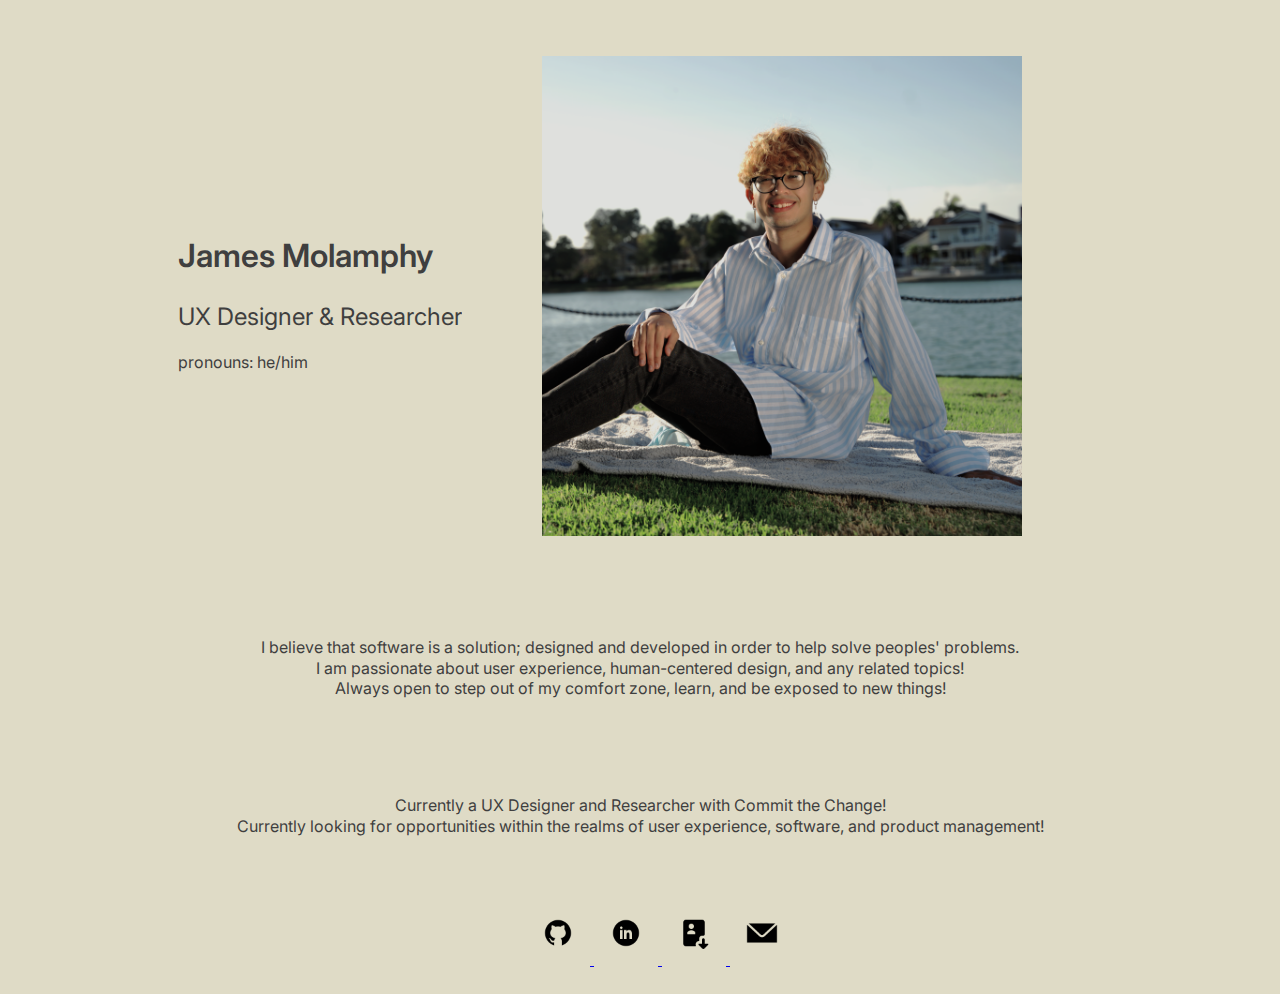
<file: index.html>
<!DOCTYPE html>
<html lang="en">
 
<head>
    <link rel="stylesheet" href="css/styles.css">
    <link rel="preconnect" href="https://fonts.googleapis.com">
    <link rel="preconnect" href="https://fonts.gstatic.com" crossorigin>
    <link href="https://fonts.googleapis.com/css2?family=Inter:wght@400;600&display=swap" rel="stylesheet">
    <meta charset="UTF-8">
    <meta name="viewport" content=
        "width=device-width, initial-scale=1.0">
    <title>James Molamphy</title>
</head>

<body>
    <div class="cover">
        <div class="cover-obj">
            <h1>James Molamphy</h1>
            <h2>UX Designer & Researcher</h2>
            <h2 id="pronouns">pronouns: he/him</h2>
        </div>
        <div class="cover-obj">
            <img src="resources/profile_pic.png" alt="Picture of James sitting down and smiling.">
        </div>
        
    </div>
    <div class="about">
        <p>I believe that software is a solution; designed and developed in order to help solve peoples' problems.<br>
            I am passionate about user experience, human-centered design, and any related topics!<br>
            Always open to step out of my comfort zone, learn, and be exposed to new things!
        </p> 
        <p>
            Currently a UX Designer and Researcher with Commit the Change!<br>
            Currently looking for opportunities within the realms of user experience, software, and product management!
        </p>
 
    </div>

    <div class="links">
        <ul>
            <li><a href="https://github.com/jmolamph">
                <img src="resources/github-48.png" alt="github icon">
            </a></li>
            <li><a href="https://www.linkedin.com/in/james-molamphy/">
                <img src="resources/linkedin-48.png" alt="linkedin icon">
            </a></li>
            <li><a href="https://github.com/jmolamph/jmolamph/blob/main/resume_james_molamphy.pdf">
                <img src="resources/resume-48.png" alt="resume icon">
            </a></li>
            <li><a href="mailto:jmolamph@uci.edu">
                <img src="resources/mail-48.png" alt="email icon">
            </a></li>
        </ul>
    </div>
</body>
</file>
<file: css/styles.css>
* {
    background-color: #dfdbc6;
}

body {
    font-family: 'Inter';
    font-size: 16px;
    font-weight: 400;
    line-height: 130%;
    color: #3F3F3F;
}

h1 {
    font-size: 32px;
    font-weight: 600;
    line-height: 150%;
}

h2 {
    font-size: 24px;
    font-weight: 400;
    line-height: 130%;
}

p {
    display: inline-block;
    padding: 2em;
    padding-bottom: 2em;
    text-align: center;
}

ul {
    list-style: none;
}

li {
    display: inline;
}

img {
    height: 30em;
    width: 30em;
    padding: 5em;
    padding-bottom: 3em;
    padding-top: 3em;
}

.cover {
    height: 100%;
    width: 100%;
    left: 0;
    top: 0;
    overflow: hidden;
    display: flex;
    justify-content: center;
    align-items: center;
    
}

.cover_obj {
    display: flex;
    flex-direction: row;

    justify-content: center;
    align-items: center;
}

.cover_obj {
    padding: 5em;
}

.links {
    display: flex;

    justify-content: center;
    align-items: center;
}

.links img {
    height: 2em;
    width: 2em;
    padding: 1em;
}

.about {
    display: flex;
    flex-direction: column;

    justify-content: center;
    align-items: center;
}

#pronouns {
    font-size: 16px;
}
</file>
